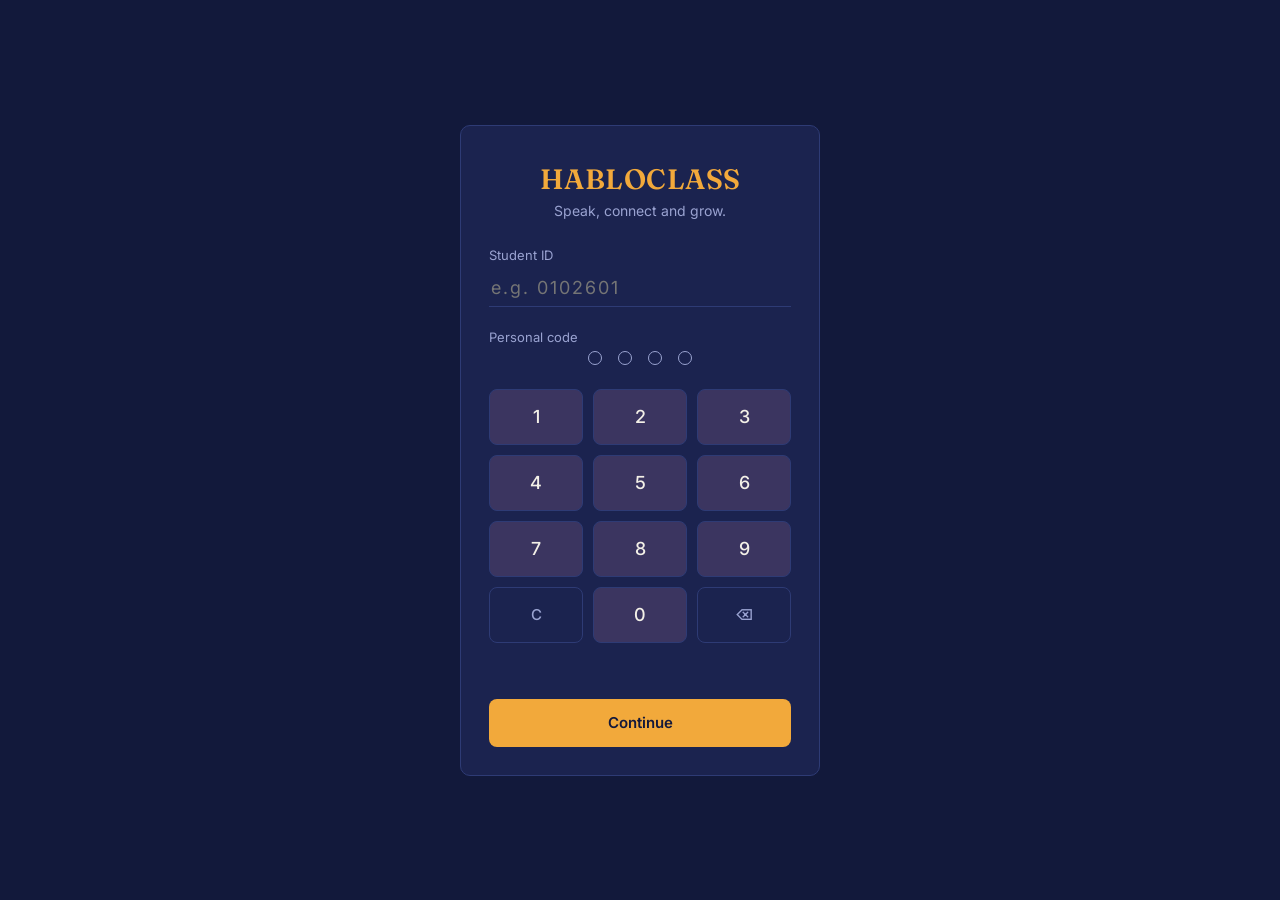
<file: index.html>
<!DOCTYPE html>
<html lang="en">

<head>

  <meta charset="UTF-8" />

  <meta
    name="viewport"
    content="width=device-width, initial-scale=1.0"
  />

  <title>HABLOCLASS — Student Login</title>


  <!-- Google Fonts -->

  <link rel="preconnect" href="https://fonts.googleapis.com" />

  <link
    rel="preconnect"
    href="https://fonts.gstatic.com"
    crossorigin
  />

  <link
    href="https://fonts.googleapis.com/css2?family=Fraunces:opsz,wght@9..144,500;9..144,600&family=Inter:wght@400;500;600;700&display=swap"
    rel="stylesheet"
  />


  <!-- Main stylesheet -->

  <link
    rel="stylesheet"
    href="style.css"
  />

</head>


<body>


  <!-- =========================================================
       STUDENT LOGIN
  ========================================================== -->

  <main class="login-card">

    <header class="brand">

      <h1 class="brand-name">
        HABLOCLASS
      </h1>

      <p class="brand-tagline">
        Speak, connect and grow.
      </p>

    </header>


    <form
      id="login-form"
      autocomplete="off"
    >


      <!-- Student ID -->

      <label
        class="field-label"
        for="student-id"
      >
        Student ID
      </label>


      <input
        type="text"
        id="student-id"
        placeholder="e.g. 0102601"
        maxlength="7"
        inputmode="numeric"
      />


      <!-- Personal Code -->

      <label
        class="field-label"
        for="code-display"
      >
        Personal code
      </label>


      <div
        class="code-display"
        id="code-display"
      >

        <span
          class="code-dot"
          data-filled="false"
        ></span>

        <span
          class="code-dot"
          data-filled="false"
        ></span>

        <span
          class="code-dot"
          data-filled="false"
        ></span>

        <span
          class="code-dot"
          data-filled="false"
        ></span>

      </div>


      <!-- Keypad -->

      <div class="keypad">

        <button
          type="button"
          class="key digit"
        >
          1
        </button>

        <button
          type="button"
          class="key digit"
        >
          2
        </button>

        <button
          type="button"
          class="key digit"
        >
          3
        </button>


        <button
          type="button"
          class="key digit"
        >
          4
        </button>

        <button
          type="button"
          class="key digit"
        >
          5
        </button>

        <button
          type="button"
          class="key digit"
        >
          6
        </button>


        <button
          type="button"
          class="key digit"
        >
          7
        </button>

        <button
          type="button"
          class="key digit"
        >
          8
        </button>

        <button
          type="button"
          class="key digit"
        >
          9
        </button>


        <button
          type="button"
          class="key key-clear"
          id="clear-btn"
        >
          C
        </button>

        <button
          type="button"
          class="key digit"
        >
          0
        </button>

        <button
          type="button"
          class="key key-delete"
          id="delete-btn"
        >
          ⌫
        </button>

      </div>


      <!-- Login Message -->

      <p
        class="message"
        id="message"
        role="status"
      ></p>


      <!-- Continue -->

      <button
        type="submit"
        class="continue-btn"
        id="continue-btn"
      >
        Continue
      </button>

    </form>

  </main>



  <!-- =========================================================
       STUDENT DASHBOARD
  ========================================================== -->

  <section
    id="student-dashboard"
    style="display: none;"
  >


    <!-- Dashboard Header -->

    <header>

      <h1>
        Student Dashboard
      </h1>

      <p>
        Welcome to HABLOCLASS.
      </p>

    </header>



    <!-- =======================================================
         STUDENT INFORMATION
    ======================================================== -->

    <section>

      <h2>
        Student Information
      </h2>


      <p>
        Student Name:
        <strong id="dashboard-name">
          —
        </strong>
      </p>


      <p>
        Student ID:
        <strong id="dashboard-id">
          —
        </strong>
      </p>


      <p>
        Cohort:
        <strong id="dashboard-cohort">
          —
        </strong>
      </p>


      <p>
        Year:
        <strong id="dashboard-year">
          —
        </strong>
      </p>

    </section>



    <hr>



    <!-- =======================================================
         CURRENT COURSE
    ======================================================== -->

    <section>

      <h2>
        Current Course
      </h2>


      <p>
        Course:
        <strong>
          English &amp; Communication
        </strong>
      </p>


      <p>
        Level:
        <strong>
          Beginner
        </strong>
      </p>


      <p>
        Progress:
        <strong>
          0%
        </strong>
      </p>

    </section>



    <hr>



    <!-- =======================================================
         COURSE MODULES
    ======================================================== -->

    <section>

      <h2>
        Course Modules
      </h2>


      <div class="course-modules">


        <!-- English Foundation -->

        <a
          href="courses/english1.html"
          class="course-link"
        >
          English Foundations
        </a>



        <!-- Speaking Practice -->

        <a
          href="courses/english1.html"
          class="course-link"
        >
          Speaking Practice
        </a>



        <!-- Future modules -->

        <a
          href="#"
          class="course-link"
        >
          Reading &amp; Comprehension
        </a>


        <a
          href="#"
          class="course-link"
        >
          Vocabulary
        </a>


        <a
          href="#"
          class="course-link"
        >
          Discussion &amp; Debate
        </a>


        <a
          href="#"
          class="course-link"
        >
          Public Speaking
        </a>


        <a
          href="#"
          class="course-link"
        >
          Coding &amp; Digital Skills
        </a>

      </div>

    </section>


  </section>



  <!-- =========================================================
       JAVASCRIPT
  ========================================================== -->

  <script src="script.js"></script>


</body>

</html>
</file>
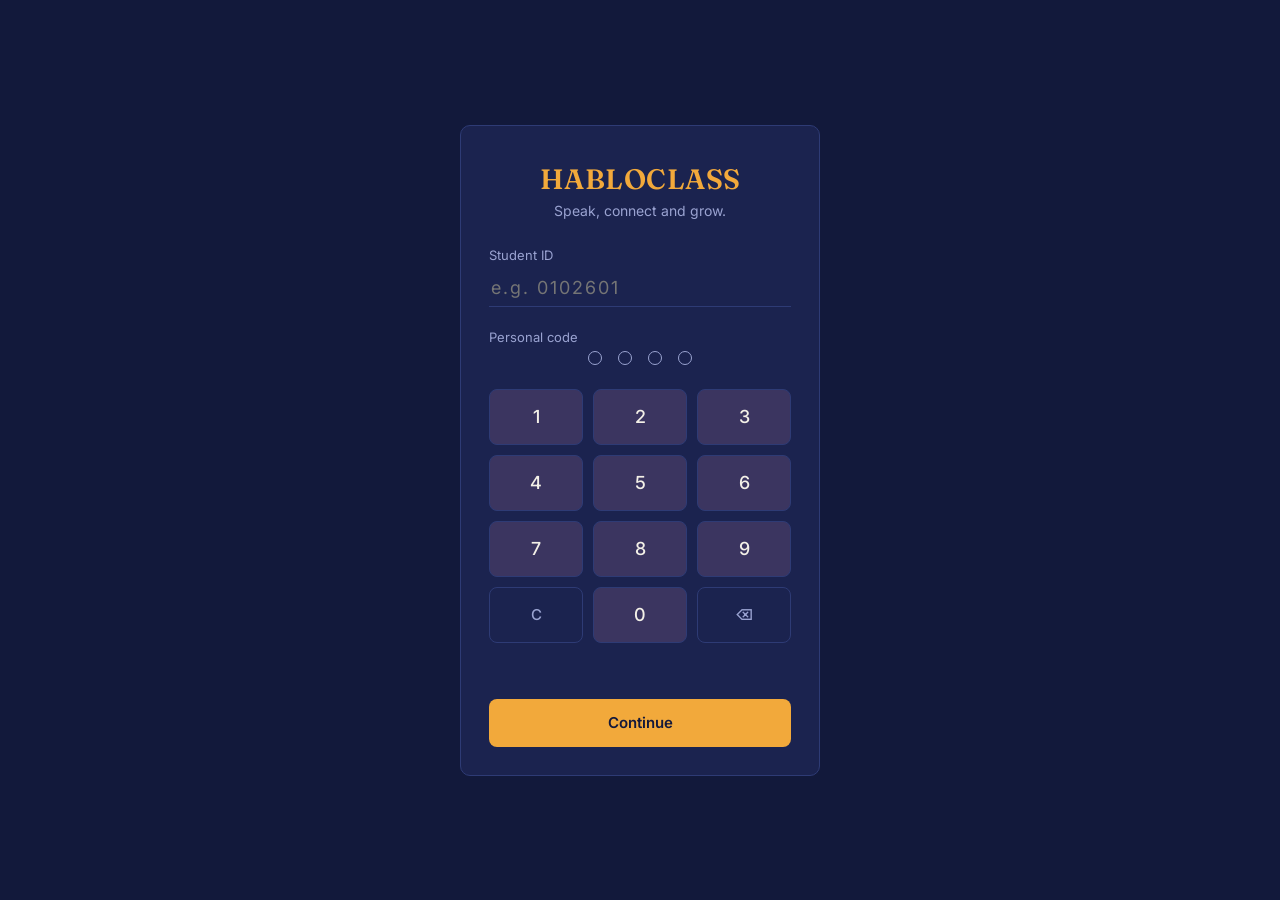
<file: habloclass1.html>
<!DOCTYPE html>
<html lang="en">
<head>
  <meta charset="UTF-8" />
  <meta name="viewport" content="width=device-width, initial-scale=1.0" />

  <title>HABLOCLASS — Student Login</title>

  <link rel="preconnect" href="https://fonts.googleapis.com" />
  <link rel="preconnect" href="https://fonts.gstatic.com" crossorigin />

  <link
    href="https://fonts.googleapis.com/css2?family=Fraunces:opsz,wght@9..144,500;9..144,600&family=Inter:wght@400;500;600;700&display=swap"
    rel="stylesheet"
  />

  <link rel="stylesheet" href="style.css" />
  <style>
    /* ---------- Tokens ---------- */
:root {
  --bg: #12193B;
  --card: #1B234F;
  --card-border: #2E3B75;
  --text: #F3F0E7;
  --text-muted: #9AA3D1;
  --accent: #F2A93B;
  --accent-soft: #3B3560;
  --error: #E8664F;
  --success: #6FC08C;

  --font-display: "Fraunces", serif;
  --font-body: "Inter", system-ui, sans-serif;
}

* {
  box-sizing: border-box;
}

body {
  margin: 0;
  min-height: 100vh;
  background: var(--bg);
  color: var(--text);
  font-family: var(--font-body);
  display: flex;
  align-items: center;
  justify-content: center;
  padding: 24px;
}
 /* ---------- Course Modules ---------- */

.course-modules {
  display: grid;
  gap: 10px;
  margin-top: 16px;
}

.course-link {
  display: block;
  padding: 14px 16px;
  border: 1px solid var(--card-border);
  border-radius: 8px;
  background: var(--accent-soft);
  color: var(--text);
  text-decoration: none;
  font-size: 14px;
  font-weight: 500;
  transition: background 0.12s ease, transform 0.05s ease;
}

.course-link:hover {
  background: #46407A;
}

.course-link:active {
  transform: scale(0.98);
}

/* ---------- Card ---------- */
.login-card {
  width: 100%;
  max-width: 360px;
  background: var(--card);
  border: 1px solid var(--card-border);
  border-radius: 10px;
  padding: 36px 28px 28px;
}

.brand {
  text-align: center;
  margin-bottom: 28px;
}

.brand-name {
  font-family: var(--font-display);
  font-weight: 600;
  font-size: 28px;
  letter-spacing: 0.5px;
  margin: 0;
  color: var(--accent);
}

.brand-tagline {
  margin: 6px 0 0;
  font-size: 14px;
  color: var(--text-muted);
}

/* ---------- Fields ---------- */
.field-label {
  display: block;
  font-size: 13px;
  color: var(--text-muted);
  margin-bottom: 6px;
}

#student-id {
  width: 100%;
  background: transparent;
  border: none;
  border-bottom: 1px solid var(--card-border);
  color: var(--text);
  font-family: var(--font-body);
  font-size: 18px;
  letter-spacing: 2px;
  padding: 8px 2px;
  margin-bottom: 22px;
  outline: none;
}

#student-id:focus {
  border-bottom-color: var(--accent);
}

/* ---------- Code display (dots) ---------- */
.code-display {
  display: flex;
  justify-content: center;
  gap: 16px;
  margin: 4px 0 24px;
}

.code-dot {
  width: 14px;
  height: 14px;
  border-radius: 50%;
  border: 1px solid var(--text-muted);
  background: transparent;
  transition: background 0.15s ease, border-color 0.15s ease;
}

.code-dot[data-filled="true"] {
  background: var(--accent);
  border-color: var(--accent);
}

/* ---------- Keypad ---------- */
.keypad {
  display: grid;
  grid-template-columns: repeat(3, 1fr);
  gap: 10px;
  margin-bottom: 20px;
}

.key {
  height: 56px;
  border-radius: 8px;
  border: 1px solid var(--card-border);
  background: var(--accent-soft);
  color: var(--text);
  font-family: var(--font-body);
  font-size: 18px;
  font-weight: 500;
  cursor: pointer;
  transition: background 0.12s ease, transform 0.05s ease;
}

.key:active {
  transform: scale(0.96);
}

.digit:hover {
  background: #46407A;
}

.key-clear,
.key-delete {
  background: transparent;
  color: var(--text-muted);
  font-size: 15px;
}

.key-clear:hover,
.key-delete:hover {
  color: var(--text);
}

/* ---------- Message ---------- */
.message {
  min-height: 18px;
  text-align: center;
  font-size: 13px;
  margin: 0 0 18px;
  color: var(--error);
}

.message[data-type="success"] {
  color: var(--success);
}

/* ---------- Continue button ---------- */
.continue-btn {
  width: 100%;
  height: 48px;
  border: none;
  border-radius: 8px;
  background: var(--accent);
  color: #14193B;
  font-family: var(--font-body);
  font-size: 15px;
  font-weight: 600;
  cursor: pointer;
  transition: opacity 0.12s ease;
}

.continue-btn:hover {
  opacity: 0.9;
}

/* ---------- Small screens ---------- */
@media (max-width: 400px) {
  .login-card {
    padding: 28px 20px 22px;
  }
}
  </style>
</head>

<body>

  <!-- =========================================================
       STUDENT LOGIN
  ========================================================== -->

  <main class="login-card">

    <header class="brand">

      <h1 class="brand-name">
        HABLOCLASS
      </h1>

      <p class="brand-tagline">
        Speak, connect and grow.
      </p>

    </header>


    <form id="login-form" autocomplete="off">

      <!-- Student ID -->

      <label class="field-label" for="student-id">
        Student ID
      </label>

      <input
        type="text"
        id="student-id"
        placeholder="e.g. 0102601"
        maxlength="7"
        inputmode="numeric"
      />


      <!-- Personal Code -->

      <label class="field-label" for="code-display">
        Personal code
      </label>

      <div class="code-display" id="code-display">

        <span
          class="code-dot"
          data-filled="false"
        ></span>

        <span
          class="code-dot"
          data-filled="false"
        ></span>

        <span
          class="code-dot"
          data-filled="false"
        ></span>

        <span
          class="code-dot"
          data-filled="false"
        ></span>

      </div>


      <!-- Keypad -->

      <div class="keypad">

        <button type="button" class="key digit">1</button>
        <button type="button" class="key digit">2</button>
        <button type="button" class="key digit">3</button>

        <button type="button" class="key digit">4</button>
        <button type="button" class="key digit">5</button>
        <button type="button" class="key digit">6</button>

        <button type="button" class="key digit">7</button>
        <button type="button" class="key digit">8</button>
        <button type="button" class="key digit">9</button>

        <button
          type="button"
          class="key key-clear"
          id="clear-btn"
        >
          C
        </button>

        <button type="button" class="key digit">0</button>

        <button
          type="button"
          class="key key-delete"
          id="delete-btn"
        >
          ⌫
        </button>

      </div>


      <!-- Message -->

      <p
        class="message"
        id="message"
        role="status"
      ></p>


      <!-- Continue -->

      <button
        type="submit"
        class="continue-btn"
        id="continue-btn"
      >
        Continue
      </button>

    </form>

  </main>


  <!-- =========================================================
       STUDENT DASHBOARD
  ========================================================== -->

  <section
    id="student-dashboard"
    style="display: none;"
  >

    <h1>
      Student Dashboard
    </h1>


    <!-- Student Information -->

    <div>

      <p>
        Student Name:
        <strong id="dashboard-name">—</strong>
      </p>

      <p>
        Student ID:
        <strong id="dashboard-id">—</strong>
      </p>

      <p>
        Cohort:
        <strong id="dashboard-cohort">—</strong>
      </p>

      <p>
        Year:
        <strong id="dashboard-year">—</strong>
      </p>

    </div>


    <hr>


    <!-- Current Course -->

    <h2>
      Current Course
    </h2>

    <p>
      Course:
      <strong>English &amp; Communication</strong>
    </p>

    <p>
      Level:
      <strong>Beginner</strong>
    </p>

    <p>
      Progress:
      <strong>0%</strong>
    </p>


    <hr>


    <!-- Course Modules -->

    <h2>
      Course Modules
    </h2>

    <div class="course-modules">

      <a href="#" class="course-link">
        English Foundations
      </a>

      <a href="#" class="course-link">
        Speaking Practice
      </a>

      <a href="#" class="course-link">
        Reading &amp; Comprehension
      </a>

      <a href="#" class="course-link">
        Vocabulary
      </a>

      <a href="#" class="course-link">
        Discussion &amp; Debate
      </a>

      <a href="#" class="course-link">
        Public Speaking
      </a>

      <a href="#" class="course-link">
        Coding &amp; Digital Skills
      </a>

    </div>

  </section>


  <!-- JavaScript -->

  <script src="script.js">/* ============================================================
   HABLOCLASS — Student Login & Dashboard
   ============================================================ */


/* ============================================================
   TEST STUDENT DATA
   ============================================================ */

const students = [

  {
    id: "0102601",
    code: "1234",
    name: "Olivier GANISHURI",
    cohort: "01",
    year: "2026"
  },

  {
    id: "0202607",
    code: "4821",
    name: "MUSERUKA AIME SERGE",
    cohort: "02",
    year: "2026"
  },

  {
    id: "0302610",
    code: "0784",
    name: "CHRISTINE BORA",
    cohort: "03",
    year: "2026"
  },
  {
    id: "0302611",
    code: "0784",
    name: "SAMUEL",
    cohort: "03",
    year: "2026"
  },

  {
    id: "0302612",
    code: "0784",
    name: "BARAKA EVAN",
    cohort: "03",
    year: "2026"
  }

];


/* ============================================================
   LOGIN ELEMENTS
   ============================================================ */

const studentIdInput =
  document.getElementById("student-id");

const codeDots =
  document.querySelectorAll(".code-dot");

const digitButtons =
  document.querySelectorAll(".digit");

const clearBtn =
  document.getElementById("clear-btn");

const deleteBtn =
  document.getElementById("delete-btn");

const loginForm =
  document.getElementById("login-form");

const messageEl =
  document.getElementById("message");


/* ============================================================
   DASHBOARD ELEMENTS
   ============================================================ */

const loginPage =
  document.querySelector(".login-card");

const dashboard =
  document.getElementById("student-dashboard");

const dashboardName =
  document.getElementById("dashboard-name");

const dashboardId =
  document.getElementById("dashboard-id");

const dashboardCohort =
  document.getElementById("dashboard-cohort");

const dashboardYear =
  document.getElementById("dashboard-year");


/* ============================================================
   STATE
   ============================================================ */

let personalCode = "";


/* ============================================================
   STUDENT ID INPUT
   ============================================================ */

studentIdInput.addEventListener("input", () => {

  studentIdInput.value =
    studentIdInput.value.replace(/\D/g, "");

});


/* ============================================================
   KEYPAD — DIGITS
   ============================================================ */

digitButtons.forEach((button) => {

  button.addEventListener("click", () => {

    if (personalCode.length < 4) {

      personalCode +=
        button.textContent.trim();

      updateCodeDots();

    }

  });

});


/* ============================================================
   CLEAR BUTTON
   ============================================================ */

clearBtn.addEventListener("click", () => {

  personalCode = "";

  updateCodeDots();

});


/* ============================================================
   DELETE BUTTON
   ============================================================ */

deleteBtn.addEventListener("click", () => {

  personalCode =
    personalCode.slice(0, -1);

  updateCodeDots();

});


/* ============================================================
   UPDATE CODE DOTS
   ============================================================ */

function updateCodeDots() {

  codeDots.forEach((dot, index) => {

    if (index < personalCode.length) {

      dot.setAttribute(
        "data-filled",
        "true"
      );

    } else {

      dot.setAttribute(
        "data-filled",
        "false"
      );

    }

  });

}


/* ============================================================
   SHOW MESSAGE
   ============================================================ */

function showMessage(text, type) {

  messageEl.textContent =
    text;

  messageEl.setAttribute(
    "data-type",
    type
  );

}


/* ============================================================
   LOGIN
   ============================================================ */

loginForm.addEventListener("submit", (event) => {

  event.preventDefault();


  /* ----------------------------------------------------------
     Get Student ID
  ---------------------------------------------------------- */

  const studentId =
    studentIdInput.value.trim();


  /* ----------------------------------------------------------
     Check Student ID
  ---------------------------------------------------------- */

  if (studentId === "") {

    showMessage(
      "Please enter your student ID.",
      "error"
    );

    return;

  }


  /* ----------------------------------------------------------
     Check Student ID Length
  ---------------------------------------------------------- */

  if (studentId.length !== 7) {

    showMessage(
      "Student ID must contain 7 digits.",
      "error"
    );

    return;

  }


  /* ----------------------------------------------------------
     Check Personal Code
  ---------------------------------------------------------- */

  if (personalCode.length !== 4) {

    showMessage(
      "Please enter your 4-digit personal code.",
      "error"
    );

    return;

  }


  /* ----------------------------------------------------------
     Find Matching Student
  ---------------------------------------------------------- */

  const matchedStudent =
    students.find((student) => {

      return (
        student.id === studentId &&
        student.code === personalCode
      );

    });


  /* ==========================================================
     SUCCESSFUL LOGIN
  ========================================================== */

  if (matchedStudent) {

    showMessage(
      `Welcome, ${matchedStudent.name}!`,
      "success"
    );


    /* --------------------------------------------------------
       Put Student Information into Dashboard
    -------------------------------------------------------- */

    dashboardName.textContent =
      matchedStudent.name;

    dashboardId.textContent =
      matchedStudent.id;

    dashboardCohort.textContent =
      matchedStudent.cohort;

    dashboardYear.textContent =
      matchedStudent.year;


    /* --------------------------------------------------------
       Hide Login
    -------------------------------------------------------- */

    loginPage.style.display =
      "none";


    /* --------------------------------------------------------
       Show Dashboard
    -------------------------------------------------------- */

    dashboard.style.display =
      "block";

  }


  /* ==========================================================
     FAILED LOGIN
  ========================================================== */

  else {

    showMessage(
      "Incorrect Student ID or personal code.",
      "error"
    );

  }

});</script>

</body>
</html>
</file>
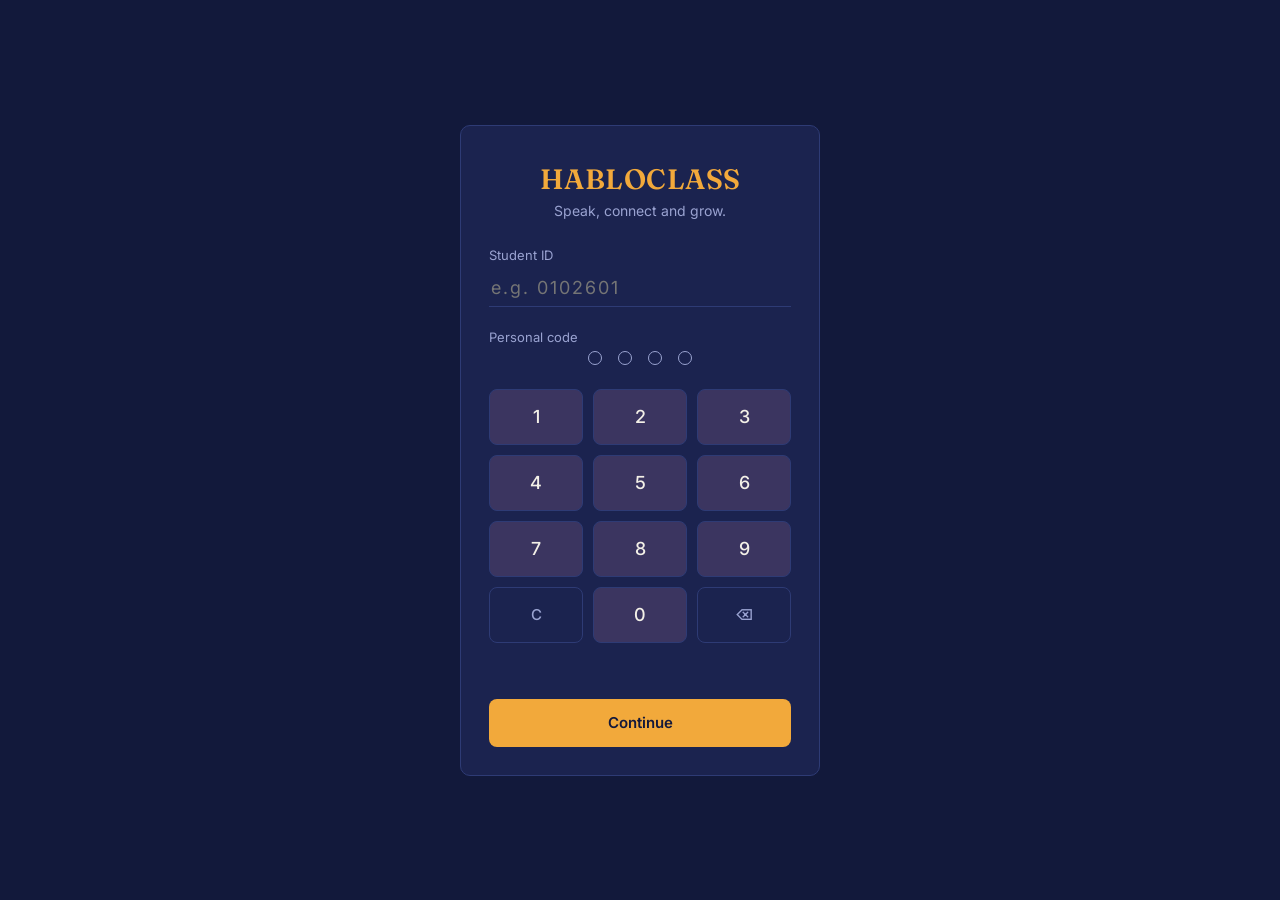
<file: index .html>
<!DOCTYPE html>
<html lang="en">
<head>
  <meta charset="UTF-8" />
  <meta name="viewport" content="width=device-width, initial-scale=1.0" />

  <title>HABLOCLASS — Student Login</title>

  <link rel="preconnect" href="https://fonts.googleapis.com" />
  <link rel="preconnect" href="https://fonts.gstatic.com" crossorigin />

  <link
    href="https://fonts.googleapis.com/css2?family=Fraunces:opsz,wght@9..144,500;9..144,600&family=Inter:wght@400;500;600;700&display=swap"
    rel="stylesheet"
  />

  <link rel="stylesheet" href="style.css" />
</head>

<body>

  <!-- =========================================================
       STUDENT LOGIN
  ========================================================== -->

  <main class="login-card">

    <header class="brand">

      <h1 class="brand-name">
        HABLOCLASS
      </h1>

      <p class="brand-tagline">
        Speak, connect and grow.
      </p>

    </header>


    <form id="login-form" autocomplete="off">

      <!-- Student ID -->

      <label class="field-label" for="student-id">
        Student ID
      </label>

      <input
        type="text"
        id="student-id"
        placeholder="e.g. 0102601"
        maxlength="7"
        inputmode="numeric"
      />


      <!-- Personal Code -->

      <label class="field-label" for="code-display">
        Personal code
      </label>

      <div class="code-display" id="code-display">

        <span
          class="code-dot"
          data-filled="false"
        ></span>

        <span
          class="code-dot"
          data-filled="false"
        ></span>

        <span
          class="code-dot"
          data-filled="false"
        ></span>

        <span
          class="code-dot"
          data-filled="false"
        ></span>

      </div>


      <!-- Keypad -->

      <div class="keypad">

        <button type="button" class="key digit">1</button>
        <button type="button" class="key digit">2</button>
        <button type="button" class="key digit">3</button>

        <button type="button" class="key digit">4</button>
        <button type="button" class="key digit">5</button>
        <button type="button" class="key digit">6</button>

        <button type="button" class="key digit">7</button>
        <button type="button" class="key digit">8</button>
        <button type="button" class="key digit">9</button>

        <button
          type="button"
          class="key key-clear"
          id="clear-btn"
        >
          C
        </button>

        <button type="button" class="key digit">0</button>

        <button
          type="button"
          class="key key-delete"
          id="delete-btn"
        >
          ⌫
        </button>

      </div>


      <!-- Message -->

      <p
        class="message"
        id="message"
        role="status"
      ></p>


      <!-- Continue -->

      <button
        type="submit"
        class="continue-btn"
        id="continue-btn"
      >
        Continue
      </button>

    </form>

  </main>


  <!-- =========================================================
       STUDENT DASHBOARD
  ========================================================== -->

  <section
    id="student-dashboard"
    style="display: none;"
  >

    <h1>
      Student Dashboard
    </h1>


    <!-- Student Information -->

    <div>

      <p>
        Student Name:
        <strong id="dashboard-name">—</strong>
      </p>

      <p>
        Student ID:
        <strong id="dashboard-id">—</strong>
      </p>

      <p>
        Cohort:
        <strong id="dashboard-cohort">—</strong>
      </p>

      <p>
        Year:
        <strong id="dashboard-year">—</strong>
      </p>

    </div>


    <hr>


    <!-- Current Course -->

    <h2>
      Current Course
    </h2>

    <p>
      Course:
      <strong>English &amp; Communication</strong>
    </p>

    <p>
      Level:
      <strong>Beginner</strong>
    </p>

    <p>
      Progress:
      <strong>0%</strong>
    </p>


    <hr>


    <!-- Course Modules -->

    <h2>
      Course Modules
    </h2>

    <div class="course-modules">

      <a href="#" class="course-link">
        English Foundations
      </a>

      <a href="#" class="course-link">
        Speaking Practice
      </a>

      <a href="#" class="course-link">
        Reading &amp; Comprehension
      </a>

      <a href="#" class="course-link">
        Vocabulary
      </a>

      <a href="#" class="course-link">
        Discussion &amp; Debate
      </a>

      <a href="#" class="course-link">
        Public Speaking
      </a>

      <a href="#" class="course-link">
        Coding &amp; Digital Skills
      </a>

    </div>

  </section>


  <!-- JavaScript -->

  <script src="script.js"></script>

</body>
</html>
</file>
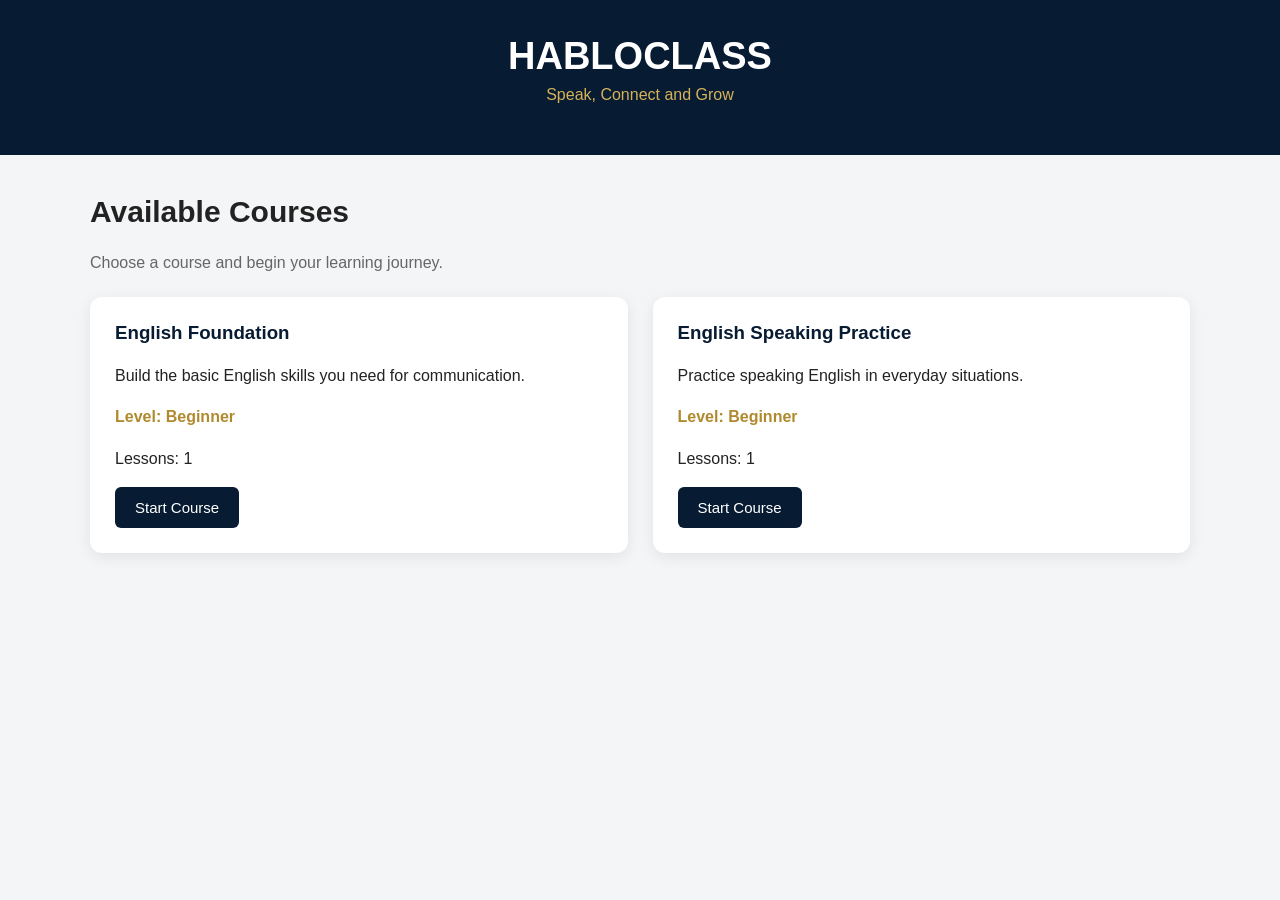
<file: courses/english1.html>
<!DOCTYPE html>
<html lang="en">

<head>
    <meta charset="UTF-8">
    <meta name="viewport" content="width=device-width, initial-scale=1.0">

    <title>HABLOCLASS Courses</title>

    <link rel="stylesheet" href="eng1-style.css">
</head>

<body>

    <header class="header">
        <h1>HABLOCLASS</h1>
        <p>Speak, Connect and Grow</p>
    </header>


    <main class="container">

        <section class="courses-section">

            <h2>Available Courses</h2>

            <p class="intro">
                Choose a course and begin your learning journey.
            </p>

            <!-- JavaScript will put the courses here -->
            <div id="courses" class="course-grid"></div>

        </section>


        <!-- Lesson area -->
        <section id="lessonArea" class="lesson-area">

        </section>

    </main>


    <script src="eng1-script.js"></script>

</body>

</html>
</file>
<file: style.css>
/* ---------- Tokens ---------- */
:root {
  --bg: #12193B;
  --card: #1B234F;
  --card-border: #2E3B75;
  --text: #F3F0E7;
  --text-muted: #9AA3D1;
  --accent: #F2A93B;
  --accent-soft: #3B3560;
  --error: #E8664F;
  --success: #6FC08C;

  --font-display: "Fraunces", serif;
  --font-body: "Inter", system-ui, sans-serif;
}

* {
  box-sizing: border-box;
}

body {
  margin: 0;
  min-height: 100vh;
  background: var(--bg);
  color: var(--text);
  font-family: var(--font-body);
  display: flex;
  align-items: center;
  justify-content: center;
  padding: 24px;
}
 /* ---------- Course Modules ---------- */

.course-modules {
  display: grid;
  gap: 10px;
  margin-top: 16px;
}

.course-link {
  display: block;
  padding: 14px 16px;
  border: 1px solid var(--card-border);
  border-radius: 8px;
  background: var(--accent-soft);
  color: var(--text);
  text-decoration: none;
  font-size: 14px;
  font-weight: 500;
  transition: background 0.12s ease, transform 0.05s ease;
}

.course-link:hover {
  background: #46407A;
}

.course-link:active {
  transform: scale(0.98);
}

/* ---------- Card ---------- */
.login-card {
  width: 100%;
  max-width: 360px;
  background: var(--card);
  border: 1px solid var(--card-border);
  border-radius: 10px;
  padding: 36px 28px 28px;
}

.brand {
  text-align: center;
  margin-bottom: 28px;
}

.brand-name {
  font-family: var(--font-display);
  font-weight: 600;
  font-size: 28px;
  letter-spacing: 0.5px;
  margin: 0;
  color: var(--accent);
}

.brand-tagline {
  margin: 6px 0 0;
  font-size: 14px;
  color: var(--text-muted);
}

/* ---------- Fields ---------- */
.field-label {
  display: block;
  font-size: 13px;
  color: var(--text-muted);
  margin-bottom: 6px;
}

#student-id {
  width: 100%;
  background: transparent;
  border: none;
  border-bottom: 1px solid var(--card-border);
  color: var(--text);
  font-family: var(--font-body);
  font-size: 18px;
  letter-spacing: 2px;
  padding: 8px 2px;
  margin-bottom: 22px;
  outline: none;
}

#student-id:focus {
  border-bottom-color: var(--accent);
}

/* ---------- Code display (dots) ---------- */
.code-display {
  display: flex;
  justify-content: center;
  gap: 16px;
  margin: 4px 0 24px;
}

.code-dot {
  width: 14px;
  height: 14px;
  border-radius: 50%;
  border: 1px solid var(--text-muted);
  background: transparent;
  transition: background 0.15s ease, border-color 0.15s ease;
}

.code-dot[data-filled="true"] {
  background: var(--accent);
  border-color: var(--accent);
}

/* ---------- Keypad ---------- */
.keypad {
  display: grid;
  grid-template-columns: repeat(3, 1fr);
  gap: 10px;
  margin-bottom: 20px;
}

.key {
  height: 56px;
  border-radius: 8px;
  border: 1px solid var(--card-border);
  background: var(--accent-soft);
  color: var(--text);
  font-family: var(--font-body);
  font-size: 18px;
  font-weight: 500;
  cursor: pointer;
  transition: background 0.12s ease, transform 0.05s ease;
}

.key:active {
  transform: scale(0.96);
}

.digit:hover {
  background: #46407A;
}

.key-clear,
.key-delete {
  background: transparent;
  color: var(--text-muted);
  font-size: 15px;
}

.key-clear:hover,
.key-delete:hover {
  color: var(--text);
}

/* ---------- Message ---------- */
.message {
  min-height: 18px;
  text-align: center;
  font-size: 13px;
  margin: 0 0 18px;
  color: var(--error);
}

.message[data-type="success"] {
  color: var(--success);
}

/* ---------- Continue button ---------- */
.continue-btn {
  width: 100%;
  height: 48px;
  border: none;
  border-radius: 8px;
  background: var(--accent);
  color: #14193B;
  font-family: var(--font-body);
  font-size: 15px;
  font-weight: 600;
  cursor: pointer;
  transition: opacity 0.12s ease;
}

.continue-btn:hover {
  opacity: 0.9;
}

/* ---------- Small screens ---------- */
@media (max-width: 400px) {
  .login-card {
    padding: 28px 20px 22px;
  }
}
</file>
<file: courses/eng1-style.css>
/* ==============================
   GENERAL
================================ */

* {
    box-sizing: border-box;
}

body {
    margin: 0;
    font-family: Arial, sans-serif;
    background: #f4f5f7;
    color: #222;
}


/* ==============================
   HEADER
================================ */

.header {
    background: #071b33;
    color: white;
    text-align: center;
    padding: 35px 20px;
}

.header h1 {
    margin: 0;
    font-size: 38px;
}

.header p {
    margin-top: 8px;
    color: #d6b35a;
}


/* ==============================
   MAIN CONTAINER
================================ */

.container {
    width: 90%;
    max-width: 1100px;
    margin: 40px auto;
}

.courses-section h2 {
    font-size: 30px;
}

.intro {
    color: #666;
}


/* ==============================
   COURSE CARDS
================================ */

.course-grid {
    display: grid;
    grid-template-columns: repeat(auto-fit, minmax(280px, 1fr));
    gap: 25px;
    margin-top: 25px;
}

.course-card {
    background: white;
    padding: 25px;
    border-radius: 12px;
    box-shadow: 0 4px 15px rgba(0, 0, 0, 0.08);
}

.course-card h3 {
    margin-top: 0;
    color: #071b33;
}

.course-card p {
    line-height: 1.6;
}

.level {
    font-weight: bold;
    color: #b08a2e;
}


/* ==============================
   BUTTON
================================ */

button {
    border: none;
    background: #071b33;
    color: white;
    padding: 12px 20px;
    border-radius: 6px;
    cursor: pointer;
    font-size: 15px;
}

button:hover {
    background: #12365f;
}


/* ==============================
   LESSON
================================ */

.lesson-area {
    margin-top: 40px;
}

.lesson {
    background: white;
    padding: 30px;
    border-radius: 12px;
    box-shadow: 0 4px 15px rgba(0, 0, 0, 0.08);
}

.lesson h2 {
    color: #071b33;
}

.reference {
    color: #777;
    font-size: 14px;
}


/* ==============================
   VOCABULARY
================================ */

.vocabulary {
    margin-top: 25px;
}

.vocabulary-item {
    padding: 10px;
    border-bottom: 1px solid #ddd;
}

.word {
    font-weight: bold;
}


/* ==============================
   PRACTICE
================================ */

.practice {
    margin-top: 30px;
}

.question {
    margin-bottom: 25px;
}

.option {
    display: block;
    margin: 8px 0;
}


/* ==============================
   RESULT
================================ */

#result {
    margin-top: 20px;
    font-size: 20px;
    font-weight: bold;
}
</file>
